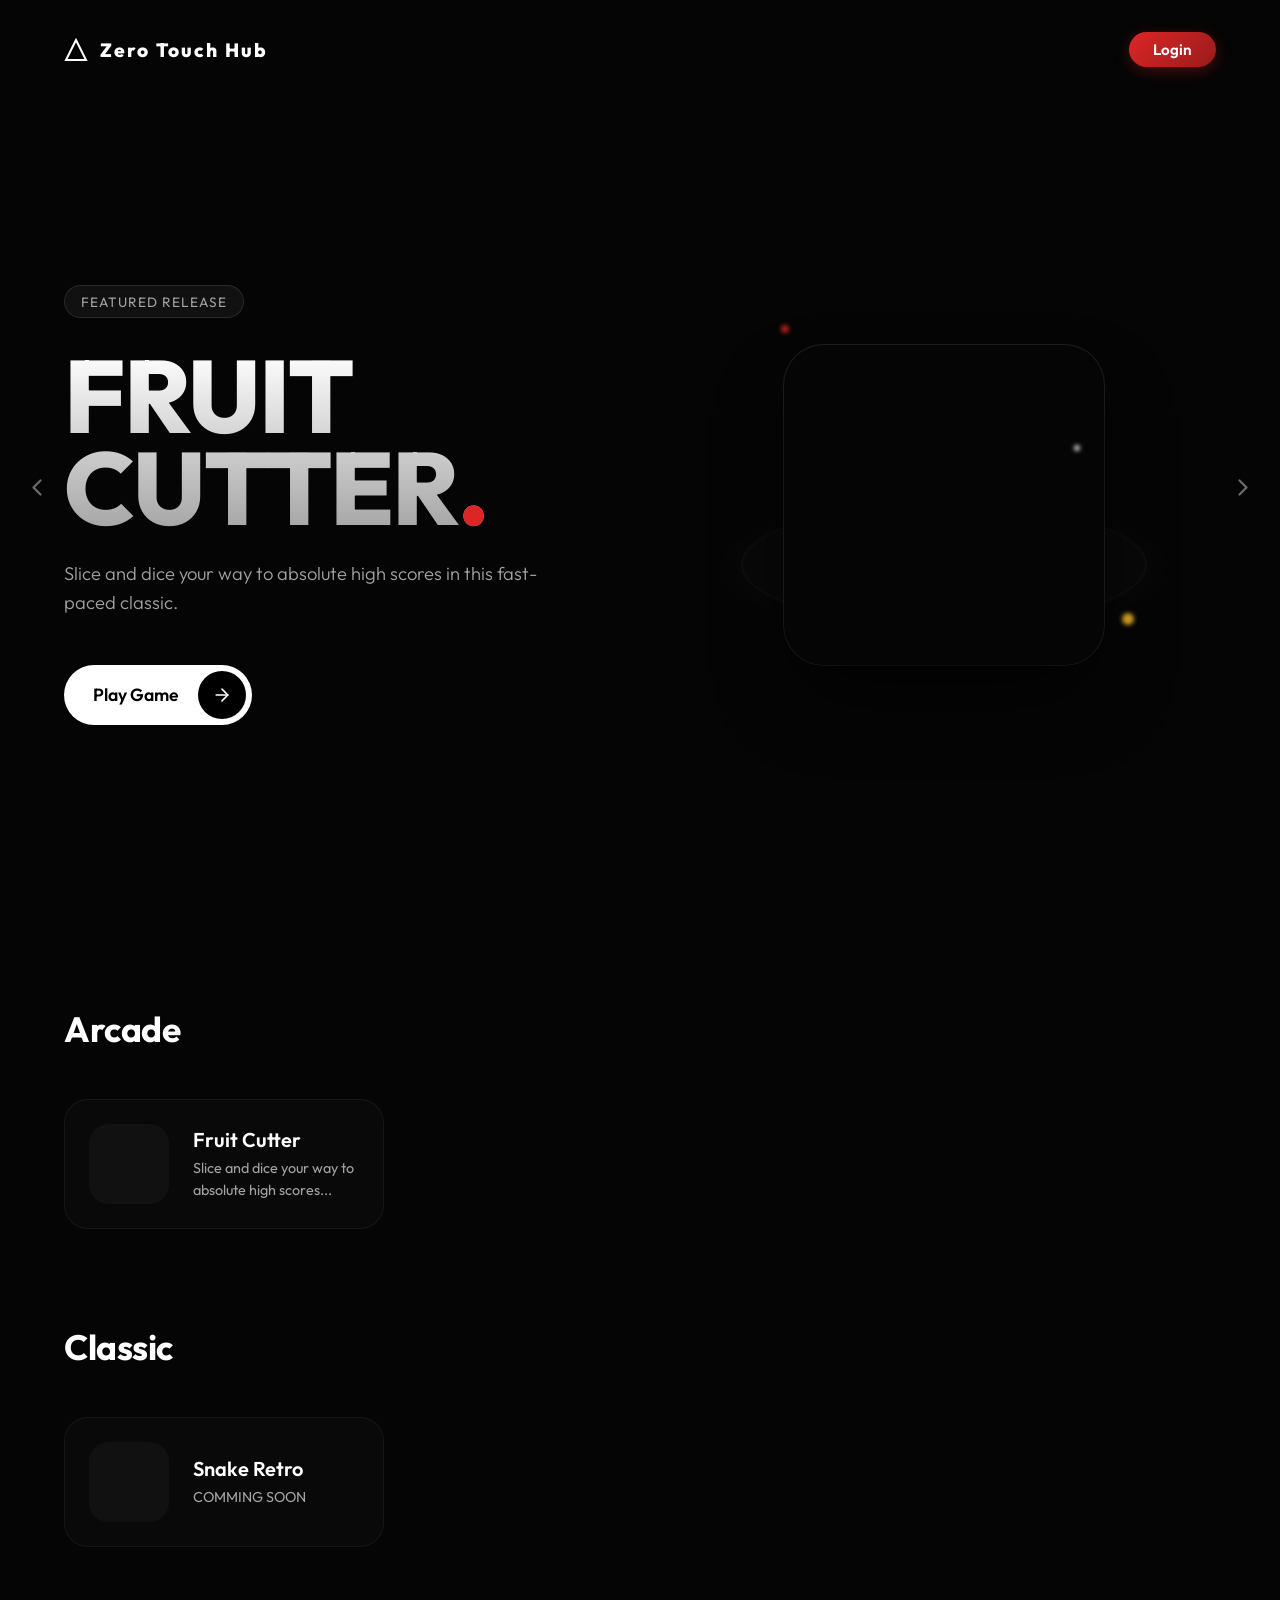
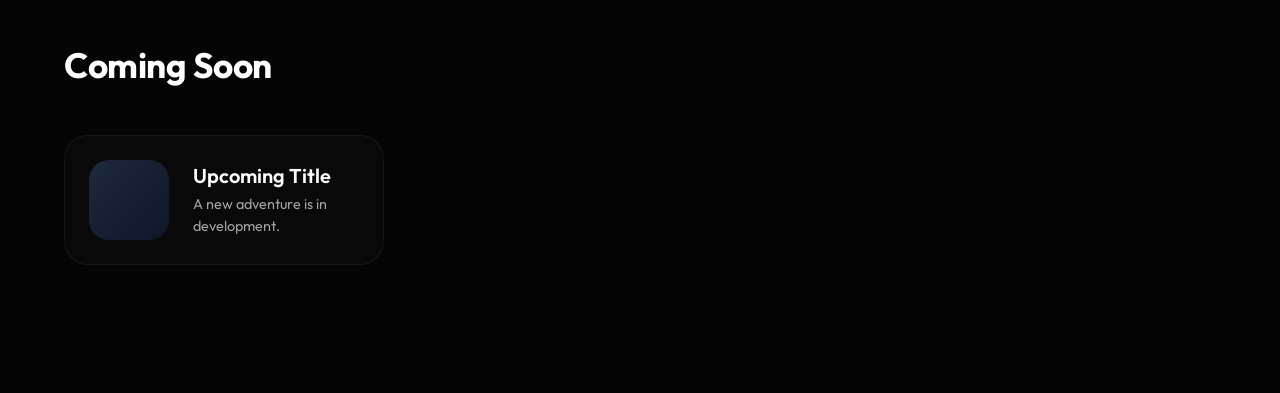
<file: index.html>
<!DOCTYPE html>
<html lang="en">

<head>
    <meta charset="UTF-8">
    <meta name="viewport" content="width=device-width, initial-scale=1.0">
    <title>Web Hub - Fruit Cutter</title>
    <link rel="stylesheet" href="style.css">
    <link href="https://fonts.googleapis.com/css2?family=Outfit:wght@300;400;600;800&display=swap" rel="stylesheet">
</head>

<body>
    <div class="ambient-glow"></div>

    <nav>
        <div class="logo">
            <svg width="24" height="24" viewBox="0 0 24 24" fill="none" stroke="currentColor" stroke-width="2">
                <path d="M12 2L2 22h20L12 2z" />
            </svg>
            <span>Zero Touch Hub</span>
        </div>
        <div class="nav-actions">
            <button id="auth-btn" class="login-btn">
                <span>Login</span>
            </button>
            <div id="user-profile" class="user-profile" style="display: none;">
                <div class="profile-info">
                    <span id="nav-username" class="nav-username">Player</span>
                    <span class="nav-score">🏆 <span id="nav-userscore">0</span></span>
                </div>
                <button id="logout-btn" class="logout-btn" title="Logout">
                    <svg width="18" height="18" viewBox="0 0 24 24" fill="none" stroke="var(--text-color)"
                        stroke-width="2">
                        <path d="M9 21H5a2 2 0 0 1-2-2V5a2 2 0 0 1 2-2h4"></path>
                        <polyline points="16 17 21 12 16 7"></polyline>
                        <line x1="21" y1="12" x2="9" y2="12"></line>
                    </svg>
                </button>
            </div>
        </div>
    </nav>

    <main>
        <div class="hero" id="hero-section">
            <button id="hero-prev" class="hero-nav-btn prev">
                <svg width="28" height="28" viewBox="0 0 24 24" fill="none" stroke="currentColor" stroke-width="2"
                    stroke-linecap="round" stroke-linejoin="round">
                    <path d="M15 18l-6-6 6-6" />
                </svg>
            </button>
            <button id="hero-next" class="hero-nav-btn next">
                <svg width="28" height="28" viewBox="0 0 24 24" fill="none" stroke="currentColor" stroke-width="2"
                    stroke-linecap="round" stroke-linejoin="round">
                    <path d="M9 18l6-6-6-6" />
                </svg>
            </button>

            <div class="hero-content">
                <span class="badge">Featured Release</span>
                <h1 class="title" id="featured-title">Loading<br>Game<span class="dot">.</span></h1>
                <p class="description" id="featured-desc">Please wait while the games are being loaded...</p>
                <div class="actions">
                    <a href="#" class="play-button" id="featured-link">
                        <span class="btn-text">Play Game</span>
                        <div class="btn-icon">
                            <svg width="20" height="20" viewBox="0 0 24 24" fill="none" stroke="currentColor"
                                stroke-width="2" stroke-linecap="round" stroke-linejoin="round">
                                <path d="M5 12h14"></path>
                                <path d="m12 5 7 7-7 7"></path>
                            </svg>
                        </div>
                    </a>
                </div>
            </div>

            <div class="hero-visual">
                <div class="glass-platform"></div>
                <div class="game-cover">
                    <!-- Icon loaded via inline style or CSS class -->
                    <div class="cover-image" id="featured-icon"></div>
                    <div class="cover-glow" id="featured-glow"></div>
                </div>
                <div class="floating-elements">
                    <div class="particle p1"></div>
                    <div class="particle p2"></div>
                    <div class="particle p3"></div>
                </div>
            </div>
        </div>

        <!-- All Games Section -->
        <section class="more-games" id="categories-container">
            <!-- Javascript will inject grouped games here -->
        </section>
        <!-- Auth Modal -->
        <div id="auth-modal" class="modal-overlay" style="display: none;">
            <div class="modal-box">
                <button id="close-modal" class="close-btn">&times;</button>
                <div class="modal-header">
                    <h2 id="modal-title">Access Hub</h2>
                    <p id="modal-subtitle">Login to sync your high scores</p>
                </div>

                <div class="modal-tabs">
                    <button class="tab-btn active" data-tab="login">Login</button>
                    <button class="tab-btn" data-tab="register">Register</button>
                </div>

                <form id="auth-form" class="auth-form">
                    <div class="input-group">
                        <label for="username">Player Name</label>
                        <input type="text" id="username" placeholder="Choose a legendary name" required>
                    </div>
                    <div class="input-group">
                        <label for="password">Secret Key</label>
                        <input type="password" id="password" placeholder="Enter your password" required>
                    </div>

                    <div id="auth-error" class="auth-msg error" style="display: none;"></div>
                    <div id="auth-success" class="auth-msg success" style="display: none;"></div>

                    <button type="submit" id="submit-auth-btn" class="submit-btn auth-submit">
                        <span id="submit-btn-text">Start Playing</span>
                        <div id="submit-spinner" class="spinner" style="display: none;"></div>
                    </button>
                </form>
            </div>
        </div>
    </main>

    <script src="script.js"></script>
</body>

</html>
</file>
<file: style.css>
* {
    margin: 0;
    padding: 0;
    box-sizing: border-box;
    font-family: 'Outfit', sans-serif;
}

body {
    background-color: #050505;
    color: #ffffff;
    min-height: 100vh;
    overflow-x: hidden;
    position: relative;
    display: flex;
    flex-direction: column;
}

/* Ambient Background Glow */
.ambient-glow {
    position: absolute;
    top: -50%;
    left: 50%;
    transform: translateX(-50%);
    width: 60vw;
    height: 60vw;
    background: radial-gradient(circle, rgba(220, 38, 38, 0.15) 0%, rgba(0, 0, 0, 0) 60%);
    border-radius: 50%;
    z-index: 0;
    pointer-events: none;
}

nav {
    position: relative;
    z-index: 10;
    padding: 2rem 5%;
    display: flex;
    justify-content: space-between;
    align-items: center;
}

.logo {
    display: flex;
    align-items: center;
    gap: 0.75rem;
    font-weight: 800;
    letter-spacing: 2px;
    font-size: 1.2rem;
}

main {
    flex: 1;
    position: relative;
    z-index: 10;
    margin-bottom: 2rem;
}

.hero {
    display: grid;
    grid-template-columns: 1fr 1fr;
    gap: 4rem;
    width: 100%;
    max-width: 1400px;
    margin: 0 auto;
    align-items: center;
    padding: 2rem 5% 0;
    min-height: calc(100vh - 120px);
    position: relative;
    /* Context for arrows */
}

/* Hero Carousel Buttons */
.hero-nav-btn {
    position: absolute;
    top: 50%;
    transform: translateY(-50%);
    background: transparent;
    border: none;
    color: rgba(255, 255, 255, 0.4);
    cursor: pointer;
    z-index: 50;
    padding: 10px;
    transition: all 0.3s ease;
}

.hero-nav-btn:hover {
    color: #ffffff;
    transform: translateY(-50%) scale(1.2);
}

.hero-nav-btn.prev {
    left: 1%;
}

.hero-nav-btn.next {
    right: 1%;
}

/* Typography and Content */
.hero-content {
    display: flex;
    flex-direction: column;
    align-items: flex-start;
    transition: opacity 0.5s ease;
}

.badge {
    background: rgba(255, 255, 255, 0.05);
    border: 1px solid rgba(255, 255, 255, 0.1);
    padding: 0.4rem 1rem;
    border-radius: 100px;
    font-size: 0.85rem;
    letter-spacing: 1px;
    text-transform: uppercase;
    color: #a3a3a3;
    margin-bottom: 2rem;
    backdrop-filter: blur(10px);
}

.title {
    font-size: clamp(4rem, 8vw, 7.5rem);
    line-height: 0.9;
    font-weight: 800;
    letter-spacing: -2px;
    margin-bottom: 1.5rem;
    background: linear-gradient(180deg, #ffffff 0%, #a3a3a3 100%);
    -webkit-background-clip: text;
    -webkit-text-fill-color: transparent;
    background-clip: text;
}

.dot {
    color: #dc2626;
    -webkit-text-fill-color: #dc2626;
}

.description {
    font-size: 1.15rem;
    line-height: 1.6;
    color: #a3a3a3;
    max-width: 480px;
    margin-bottom: 3rem;
    font-weight: 300;
}

/* Modern Button */
.play-button {
    display: flex;
    align-items: center;
    gap: 1.2rem;
    background: #ffffff;
    color: #000000;
    text-decoration: none;
    padding: 0.35rem 0.35rem 0.35rem 1.8rem;
    border-radius: 100px;
    font-weight: 600;
    font-size: 1.1rem;
    transition: all 0.4s cubic-bezier(0.16, 1, 0.3, 1);
}

.play-button:hover {
    transform: translateY(-4px);
    box-shadow: 0 15px 35px -10px rgba(255, 255, 255, 0.4);
    background: #f0f0f0;
}

.btn-icon {
    background: #000000;
    color: #ffffff;
    width: 48px;
    height: 48px;
    border-radius: 50%;
    display: flex;
    align-items: center;
    justify-content: center;
    transition: transform 0.4s ease;
}

.play-button:hover .btn-icon {
    transform: rotate(-45deg);
}

/* Visual Side (Game Cover Presentation) */
.hero-visual {
    position: relative;
    display: flex;
    justify-content: center;
    align-items: center;
    height: 600px;
    perspective: 1200px;
    transition: opacity 0.5s ease;
}

.glass-platform {
    position: absolute;
    bottom: 50px;
    width: 400px;
    height: 400px;
    background: rgba(255, 255, 255, 0.01);
    border: 1px solid rgba(255, 255, 255, 0.05);
    border-radius: 50%;
    transform: rotateX(75deg);
    box-shadow: 0 0 50px rgba(255, 255, 255, 0.02), inset 0 0 20px rgba(255, 255, 255, 0.02);
}

.game-cover {
    position: relative;
    width: 320px;
    height: 320px;
    z-index: 2;
    /* Subtle breathing float */
    animation: float 6s ease-in-out infinite;
    transition: transform 0.1s ease-out;
}

.cover-image {
    width: 100%;
    height: 100%;
    background-size: contain;
    background-repeat: no-repeat;
    background-position: center;
    border-radius: 40px;
    box-shadow: 0 40px 80px -20px rgba(0, 0, 0, 0.8), 0 0 0 1px rgba(255, 255, 255, 0.1);
    position: relative;
    z-index: 2;
    background-color: #050505;
}

.cover-glow {
    position: absolute;
    top: 15%;
    left: 10%;
    width: 80%;
    height: 80%;
    background-size: cover;
    background-position: center;
    filter: blur(50px);
    opacity: 0.6;
    z-index: 1;
    transform: translateY(30px);
}

/* Floating Particles */
.floating-elements {
    position: absolute;
    inset: 0;
    pointer-events: none;
    z-index: 3;
}

.particle {
    position: absolute;
    background: #dc2626;
    border-radius: 50%;
    filter: blur(2px);
    opacity: 0.8;
}

.p1 {
    width: 8px;
    height: 8px;
    top: 20%;
    left: 20%;
    animation: floatParticle 8s ease-in-out infinite;
}

.p2 {
    width: 12px;
    height: 12px;
    bottom: 30%;
    right: 15%;
    animation: floatParticle 6s ease-in-out infinite reverse;
    background: #fbbf24;
}

.p3 {
    width: 6px;
    height: 6px;
    top: 40%;
    right: 25%;
    animation: floatParticle 10s ease-in-out infinite 2s;
    background: #ffffff;
}

/* Animations */
@keyframes float {

    0%,
    100% {
        transform: translateY(0);
    }

    50% {
        transform: translateY(-25px);
    }
}

@keyframes floatParticle {

    0%,
    100% {
        transform: translate(0, 0);
    }

    33% {
        transform: translate(20px, -30px);
    }

    66% {
        transform: translate(-15px, 20px);
    }
}

/* Responsive */
@media (max-width: 968px) {
    .hero {
        grid-template-columns: 1fr;
        text-align: center;
        gap: 2rem;
        margin-top: 2rem;
    }

    .hero-content {
        align-items: center;
    }

    .hero-visual {
        height: 450px;
    }

    .description {
        margin: 0 auto 3rem auto;
    }

    .game-cover {
        width: 250px;
        height: 250px;
    }

    .glass-platform {
        width: 300px;
        height: 300px;
        bottom: 70px;
    }
}

/* More Games Section */
.more-games {
    padding: 8rem 5% 4rem;
    max-width: 1400px;
    margin: 0 auto;
    width: 100%;
}

.section-title {
    font-size: 2.2rem;
    font-weight: 700;
    margin-bottom: 3rem;
    letter-spacing: -0.5px;
}

.games-grid {
    display: flex;
    overflow-x: auto;
    gap: 2rem;
    padding-bottom: 2rem;
    scroll-behavior: smooth;
    -webkit-overflow-scrolling: touch;
}

/* Custom horizontal scrollbar */
.games-grid::-webkit-scrollbar {
    height: 6px;
}

.games-grid::-webkit-scrollbar-track {
    background: rgba(255, 255, 255, 0.05);
    border-radius: 10px;
}

.games-grid::-webkit-scrollbar-thumb {
    background: rgba(255, 255, 255, 0.2);
    border-radius: 10px;
}

.games-grid::-webkit-scrollbar-thumb:hover {
    background: rgba(255, 255, 255, 0.3);
}

.mini-card {
    background: rgba(255, 255, 255, 0.02);
    border: 1px solid rgba(255, 255, 255, 0.05);
    border-radius: 24px;
    padding: 1.5rem;
    display: flex;
    align-items: center;
    gap: 1.5rem;
    transition: all 0.4s cubic-bezier(0.16, 1, 0.3, 1);
    text-decoration: none;
    color: white;
    flex: 0 0 320px;
}

.mini-card:hover {
    background: rgba(255, 255, 255, 0.05);
    transform: translateY(-5px);
    border-color: rgba(255, 255, 255, 0.15);
    box-shadow: 0 15px 35px -10px rgba(0, 0, 0, 0.5);
}

.mini-card-icon {
    width: 80px;
    height: 80px;
    border-radius: 20px;
    background-size: cover;
    background-position: center;
    background-color: #111;
    flex-shrink: 0;
}

.placeholder-icon {
    background: linear-gradient(135deg, #1e293b, #0f172a);
}

.mini-card-info h3 {
    font-size: 1.25rem;
    margin-bottom: 0.4rem;
    font-weight: 600;
}

.mini-card-info p {
    color: #a3a3a3;
    font-size: 0.9rem;
    line-height: 1.5;
}

/* Nav Actions & Auth Button */
.nav-actions {
    display: flex;
    align-items: center;
    gap: 1.5rem;
}

.login-btn {
    background: linear-gradient(135deg, #dc2626 0%, #991b1b 100%);
    color: white;
    border: none;
    padding: 0.5rem 1.5rem;
    border-radius: 100px;
    font-size: 0.95rem;
    font-weight: 600;
    cursor: pointer;
    transition: all 0.3s ease;
    box-shadow: 0 4px 15px rgba(220, 38, 38, 0.3);
}

.login-btn:hover {
    transform: translateY(-2px);
    box-shadow: 0 6px 20px rgba(220, 38, 38, 0.5);
}

.user-profile {
    display: flex;
    align-items: center;
    gap: 1rem;
    background: rgba(255, 255, 255, 0.05);
    padding: 0.4rem 0.4rem 0.4rem 1.2rem;
    border-radius: 100px;
    border: 1px solid rgba(255, 255, 255, 0.1);
}

.profile-info {
    display: flex;
    flex-direction: column;
}

.nav-username {
    font-weight: 600;
    font-size: 0.9rem;
}

.nav-score {
    font-size: 0.75rem;
    color: #fbbf24;
    font-weight: 800;
}

.logout-btn {
    background: rgba(255, 255, 255, 0.1);
    border: none;
    width: 36px;
    height: 36px;
    border-radius: 50%;
    display: flex;
    align-items: center;
    justify-content: center;
    cursor: pointer;
    transition: all 0.3s ease;
}

.logout-btn:hover {
    background: rgba(220, 38, 38, 0.8);
}

/* Modal Styling */
.modal-overlay {
    position: fixed;
    top: 0;
    left: 0;
    width: 100%;
    height: 100%;
    background: rgba(0, 0, 0, 0.85);
    backdrop-filter: blur(10px);
    z-index: 100;
    display: flex;
    justify-content: center;
    align-items: center;
    opacity: 1;
    transition: opacity 0.3s ease;
}

.modal-box {
    background: #0f0f11;
    border: 1px solid rgba(255, 255, 255, 0.1);
    border-radius: 20px;
    padding: 2.5rem;
    width: 90%;
    max-width: 400px;
    position: relative;
    box-shadow: 0 25px 50px -12px rgba(0, 0, 0, 0.5);
    animation: modalSlideUp 0.4s cubic-bezier(0.16, 1, 0.3, 1);
}

@keyframes modalSlideUp {
    from {
        opacity: 0;
        transform: translateY(30px);
    }

    to {
        opacity: 1;
        transform: translateY(0);
    }
}

.close-btn {
    position: absolute;
    top: 15px;
    right: 20px;
    background: transparent;
    border: none;
    color: #a3a3a3;
    font-size: 1.8rem;
    cursor: pointer;
    transition: color 0.3s ease;
}

.close-btn:hover {
    color: white;
}

.modal-header {
    text-align: center;
    margin-bottom: 2rem;
}

.modal-header h2 {
    font-size: 1.8rem;
    margin-bottom: 0.5rem;
}

.modal-header p {
    color: #a3a3a3;
    font-size: 0.9rem;
}

.modal-tabs {
    display: flex;
    background: rgba(255, 255, 255, 0.05);
    border-radius: 10px;
    margin-bottom: 2rem;
    padding: 4px;
}

.tab-btn {
    flex: 1;
    padding: 10px;
    background: transparent;
    border: none;
    color: #a3a3a3;
    font-weight: 600;
    border-radius: 8px;
    cursor: pointer;
    transition: all 0.3s ease;
}

.tab-btn.active {
    background: rgba(255, 255, 255, 0.1);
    color: white;
}

/* Forms */
.auth-form {
    display: flex;
    flex-direction: column;
    gap: 1.5rem;
}

.input-group {
    display: flex;
    flex-direction: column;
    gap: 0.5rem;
}

.input-group label {
    font-size: 0.85rem;
    font-weight: 600;
    color: #a3a3a3;
}

.input-group input {
    background: rgba(255, 255, 255, 0.03);
    border: 1px solid rgba(255, 255, 255, 0.1);
    padding: 12px 16px;
    border-radius: 10px;
    color: white;
    font-size: 1rem;
    transition: all 0.3s ease;
}

.input-group input:focus {
    outline: none;
    border-color: #dc2626;
    background: rgba(255, 255, 255, 0.06);
}

.auth-submit {
    background: white;
    color: black;
    border: none;
    padding: 14px;
    border-radius: 10px;
    font-weight: 800;
    font-size: 1rem;
    cursor: pointer;
    margin-top: 0.5rem;
    transition: all 0.3s ease;
    display: flex;
    justify-content: center;
    align-items: center;
}

.auth-submit:hover {
    background: #f0f0f0;
    transform: translateY(-2px);
}

/* Spinner and Messages */
.spinner {
    width: 20px;
    height: 20px;
    border: 3px solid rgba(0, 0, 0, 0.1);
    border-radius: 50%;
    border-top-color: black;
    animation: spin 1s ease-in-out infinite;
}

@keyframes spin {
    to {
        transform: rotate(360deg);
    }
}

.auth-msg {
    padding: 10px;
    border-radius: 8px;
    font-size: 0.85rem;
    text-align: center;
}

.auth-msg.error {
    background: rgba(220, 38, 38, 0.2);
    color: #fca5a5;
    border: 1px solid rgba(220, 38, 38, 0.3);
}

.auth-msg.success {
    background: rgba(34, 197, 94, 0.2);
    color: #86efac;
    border: 1px solid rgba(34, 197, 94, 0.3);
}
</file>
